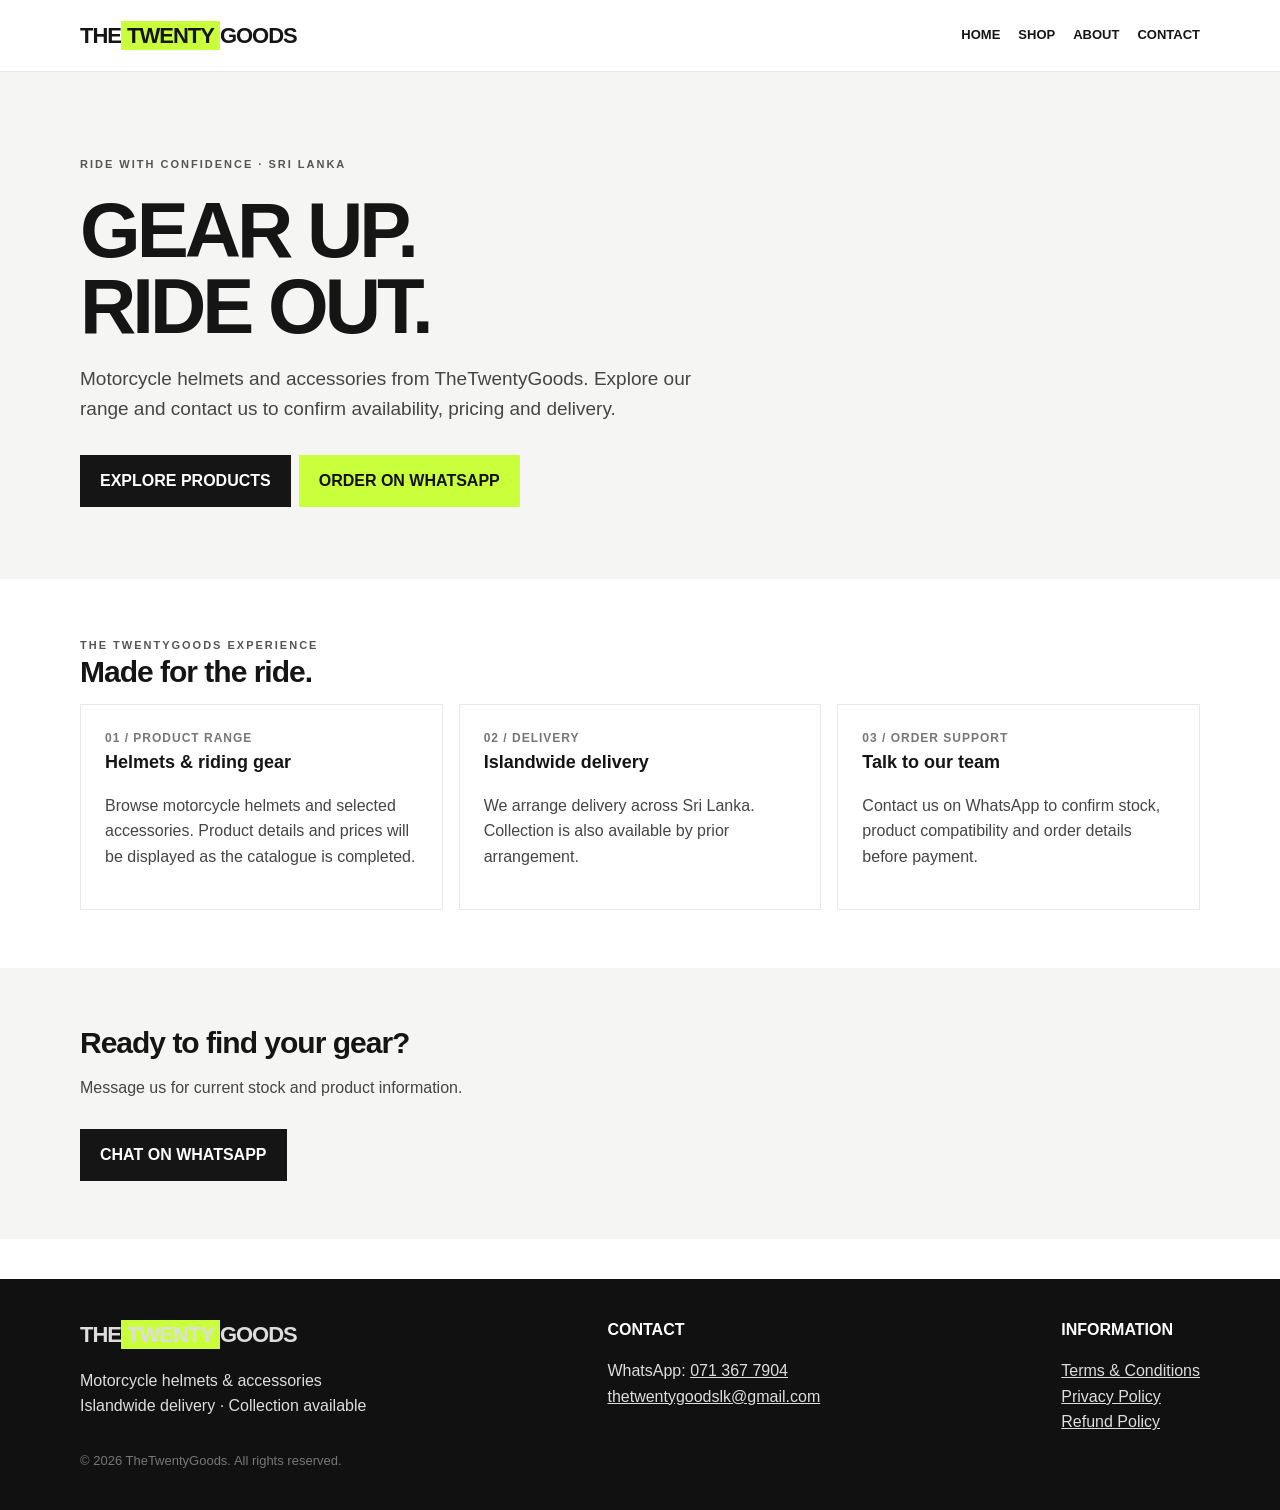
<file: index.html>
<!doctype html>
<html lang="en"><head><meta charset="utf-8"><meta name="viewport" content="width=device-width, initial-scale=1">
<title>Home | TheTwentyGoods</title><meta name="description" content="TheTwentyGoods — motorcycle helmets and accessories in Sri Lanka. Islandwide delivery and collection available.">
<link rel="stylesheet" href="styles.css"></head><body>
<header><div class="wrap nav"><a class="brand" href="index.html">THE<span>TWENTY</span>GOODS</a><nav><a href="index.html">HOME</a><a href="shop.html">SHOP</a><a href="about.html">ABOUT</a><a href="contact.html">CONTACT</a></nav></div></header>
<main><section class="hero"><div class="wrap"><div class="eyebrow">Ride with confidence · Sri Lanka</div>
<h1>GEAR UP.<br>RIDE OUT.</h1><p class="lead">Motorcycle helmets and accessories from TheTwentyGoods. Explore our range and contact us to confirm availability, pricing and delivery.</p>
<a class="btn" href="shop.html">EXPLORE PRODUCTS</a><a class="btn alt" href="https://wa.me/94713677904">ORDER ON WHATSAPP</a></div></section>
<section><div class="wrap"><div class="eyebrow">THE TWENTYGOODS EXPERIENCE</div><h2>Made for the ride.</h2><div class="grid">
<div class="tile"><div class="num">01 / PRODUCT RANGE</div><h3>Helmets & riding gear</h3><p>Browse motorcycle helmets and selected accessories. Product details and prices will be displayed as the catalogue is completed.</p></div>
<div class="tile"><div class="num">02 / DELIVERY</div><h3>Islandwide delivery</h3><p>We arrange delivery across Sri Lanka. Collection is also available by prior arrangement.</p></div>
<div class="tile"><div class="num">03 / ORDER SUPPORT</div><h3>Talk to our team</h3><p>Contact us on WhatsApp to confirm stock, product compatibility and order details before payment.</p></div></div></div></section>
<section style="background:#f5f5f3"><div class="wrap"><h2>Ready to find your gear?</h2><p>Message us for current stock and product information.</p><a class="btn" href="https://wa.me/94713677904">CHAT ON WHATSAPP</a></div></section></main>
<footer><div class="wrap foot"><div><a class="brand" href="index.html">THE<span>TWENTY</span>GOODS</a><p>Motorcycle helmets & accessories<br>Islandwide delivery · Collection available</p></div>
<div><strong>CONTACT</strong><p>WhatsApp: <a href="https://wa.me/94713677904">071 367 7904</a><br><a href="mailto:thetwentygoodslk@gmail.com">thetwentygoodslk@gmail.com</a></p></div>
<div><strong>INFORMATION</strong><p><a href="terms.html">Terms & Conditions</a><br><a href="privacy.html">Privacy Policy</a><br><a href="refund.html">Refund Policy</a></p></div></div>
<div class="wrap small">© 2026 TheTwentyGoods. All rights reserved.</div></footer></body></html>
</file>
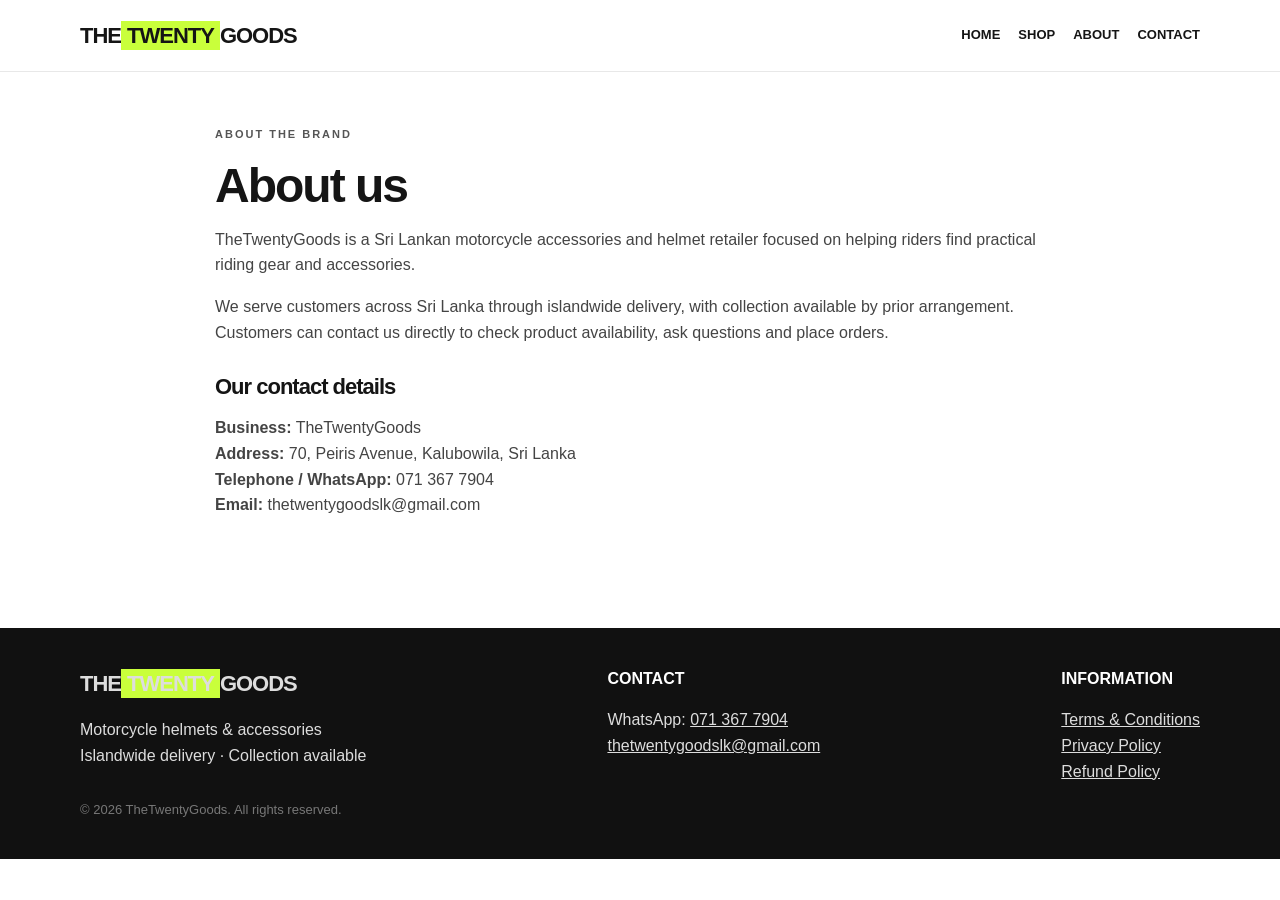
<file: about.html>
<!doctype html>
<html lang="en"><head><meta charset="utf-8"><meta name="viewport" content="width=device-width, initial-scale=1">
<title>About Us | TheTwentyGoods</title><meta name="description" content="TheTwentyGoods — motorcycle helmets and accessories in Sri Lanka. Islandwide delivery and collection available.">
<link rel="stylesheet" href="styles.css"></head><body>
<header><div class="wrap nav"><a class="brand" href="index.html">THE<span>TWENTY</span>GOODS</a><nav><a href="index.html">HOME</a><a href="shop.html">SHOP</a><a href="about.html">ABOUT</a><a href="contact.html">CONTACT</a></nav></div></header>
<main><div class="wrap page"><div class="eyebrow">ABOUT THE BRAND</div><h1>About us</h1>
<p>TheTwentyGoods is a Sri Lankan motorcycle accessories and helmet retailer focused on helping riders find practical riding gear and accessories.</p>
<p>We serve customers across Sri Lanka through islandwide delivery, with collection available by prior arrangement. Customers can contact us directly to check product availability, ask questions and place orders.</p>
<h2>Our contact details</h2><p><strong>Business:</strong> TheTwentyGoods<br><strong>Address:</strong> 70, Peiris Avenue, Kalubowila, Sri Lanka<br><strong>Telephone / WhatsApp:</strong> 071 367 7904<br><strong>Email:</strong> thetwentygoodslk@gmail.com</p></div></main>
<footer><div class="wrap foot"><div><a class="brand" href="index.html">THE<span>TWENTY</span>GOODS</a><p>Motorcycle helmets & accessories<br>Islandwide delivery · Collection available</p></div>
<div><strong>CONTACT</strong><p>WhatsApp: <a href="https://wa.me/94713677904">071 367 7904</a><br><a href="mailto:thetwentygoodslk@gmail.com">thetwentygoodslk@gmail.com</a></p></div>
<div><strong>INFORMATION</strong><p><a href="terms.html">Terms & Conditions</a><br><a href="privacy.html">Privacy Policy</a><br><a href="refund.html">Refund Policy</a></p></div></div>
<div class="wrap small">© 2026 TheTwentyGoods. All rights reserved.</div></footer></body></html>
</file>
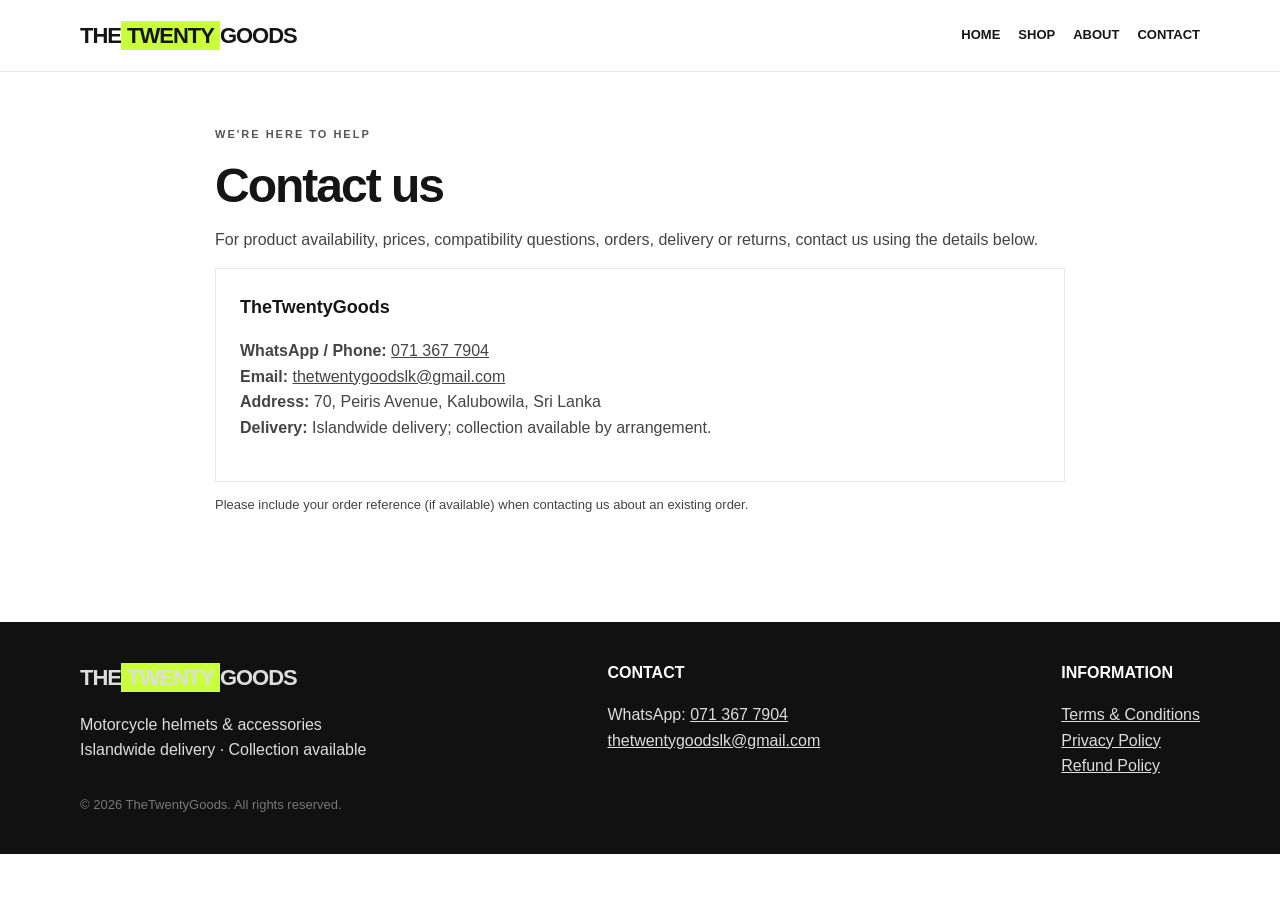
<file: contact.html>
<!doctype html>
<html lang="en"><head><meta charset="utf-8"><meta name="viewport" content="width=device-width, initial-scale=1">
<title>Contact Us | TheTwentyGoods</title><meta name="description" content="TheTwentyGoods — motorcycle helmets and accessories in Sri Lanka. Islandwide delivery and collection available.">
<link rel="stylesheet" href="styles.css"></head><body>
<header><div class="wrap nav"><a class="brand" href="index.html">THE<span>TWENTY</span>GOODS</a><nav><a href="index.html">HOME</a><a href="shop.html">SHOP</a><a href="about.html">ABOUT</a><a href="contact.html">CONTACT</a></nav></div></header>
<main><div class="wrap page"><div class="eyebrow">WE'RE HERE TO HELP</div><h1>Contact us</h1><p>For product availability, prices, compatibility questions, orders, delivery or returns, contact us using the details below.</p>
<div class="tile"><h3>TheTwentyGoods</h3><p><strong>WhatsApp / Phone:</strong> <a href="https://wa.me/94713677904">071 367 7904</a><br><strong>Email:</strong> <a href="mailto:thetwentygoodslk@gmail.com">thetwentygoodslk@gmail.com</a><br><strong>Address:</strong> 70, Peiris Avenue, Kalubowila, Sri Lanka<br><strong>Delivery:</strong> Islandwide delivery; collection available by arrangement.</p></div>
<p class="small">Please include your order reference (if available) when contacting us about an existing order.</p></div></main>
<footer><div class="wrap foot"><div><a class="brand" href="index.html">THE<span>TWENTY</span>GOODS</a><p>Motorcycle helmets & accessories<br>Islandwide delivery · Collection available</p></div>
<div><strong>CONTACT</strong><p>WhatsApp: <a href="https://wa.me/94713677904">071 367 7904</a><br><a href="mailto:thetwentygoodslk@gmail.com">thetwentygoodslk@gmail.com</a></p></div>
<div><strong>INFORMATION</strong><p><a href="terms.html">Terms & Conditions</a><br><a href="privacy.html">Privacy Policy</a><br><a href="refund.html">Refund Policy</a></p></div></div>
<div class="wrap small">© 2026 TheTwentyGoods. All rights reserved.</div></footer></body></html>
</file>
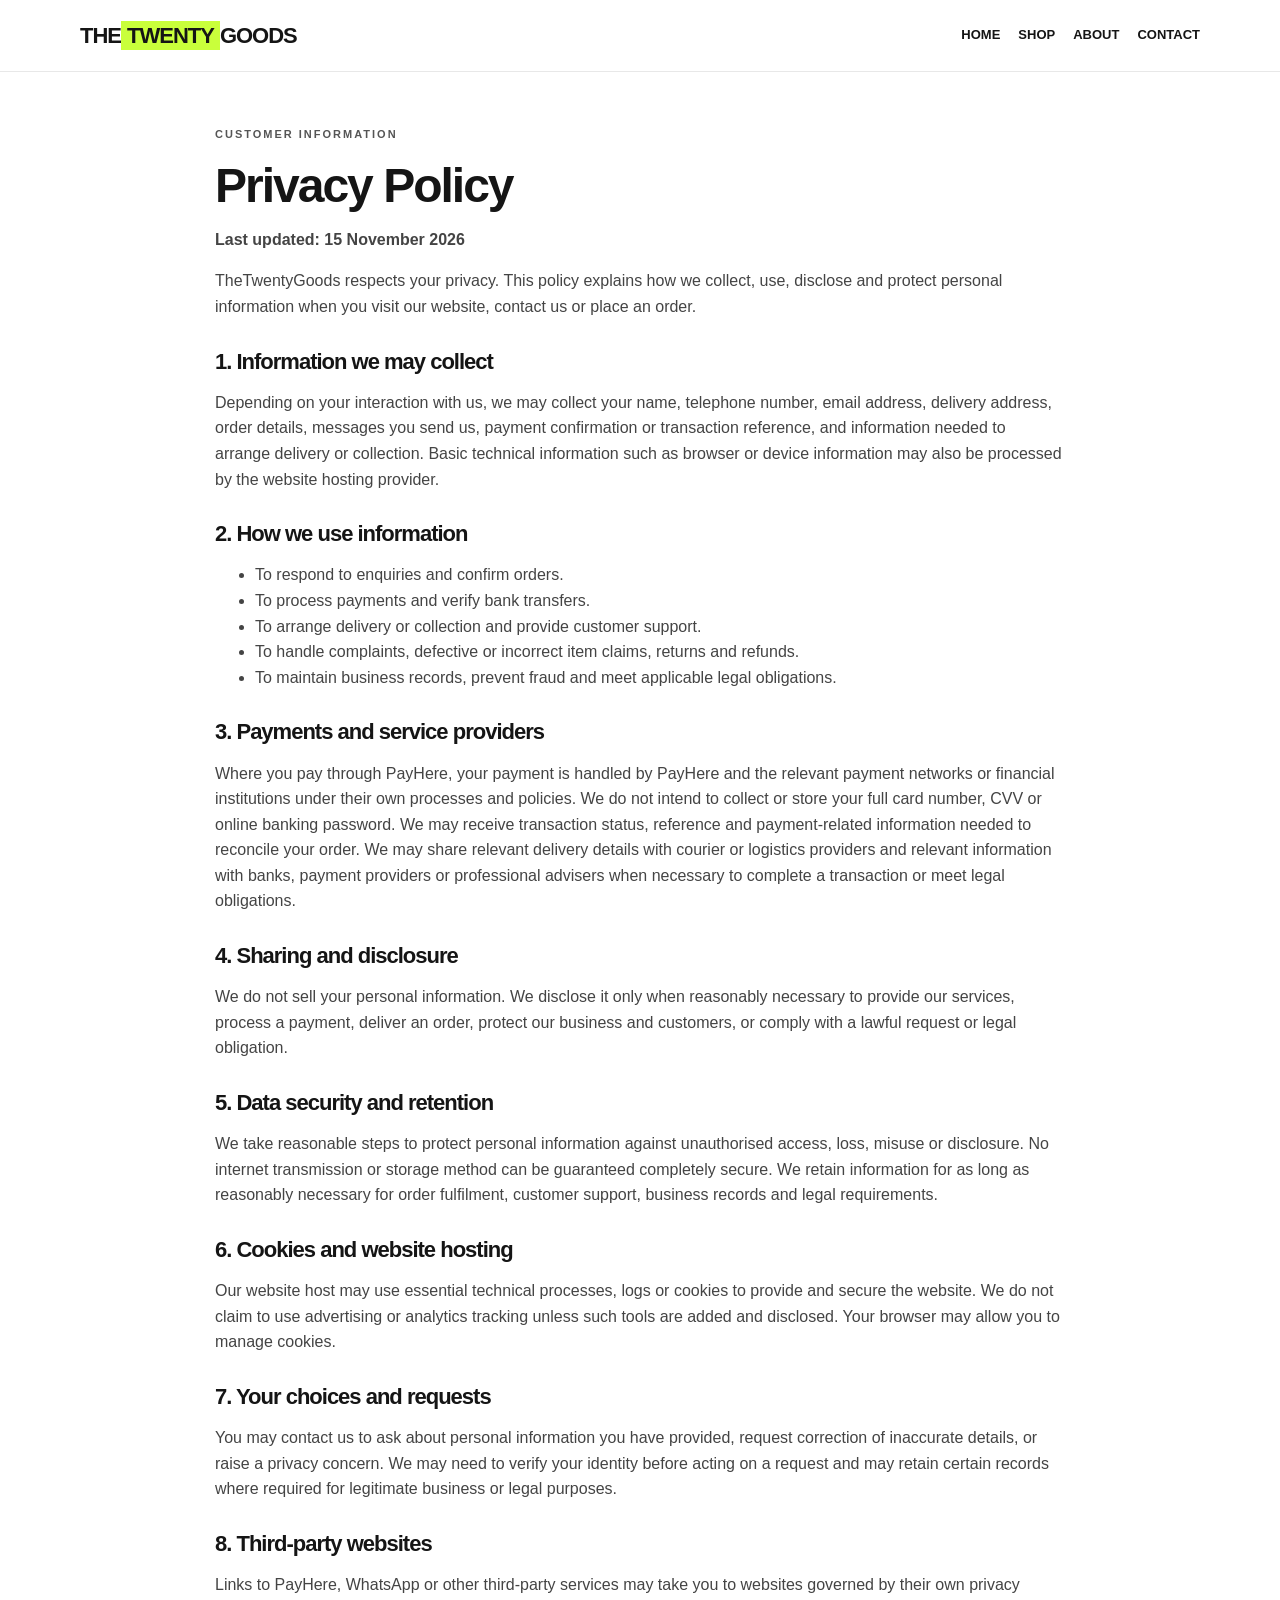
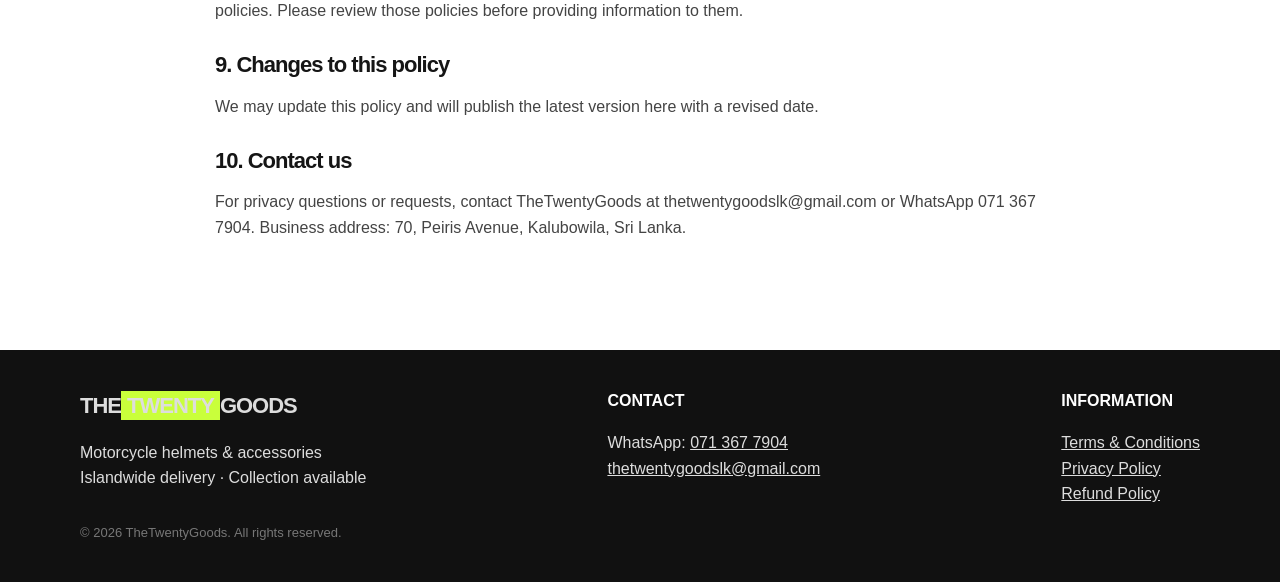
<file: privacy.html>
<!doctype html>
<html lang="en"><head><meta charset="utf-8"><meta name="viewport" content="width=device-width, initial-scale=1">
<title>Privacy Policy | TheTwentyGoods</title><meta name="description" content="TheTwentyGoods — motorcycle helmets and accessories in Sri Lanka. Islandwide delivery and collection available.">
<link rel="stylesheet" href="styles.css"></head><body>
<header><div class="wrap nav"><a class="brand" href="index.html">THE<span>TWENTY</span>GOODS</a><nav><a href="index.html">HOME</a><a href="shop.html">SHOP</a><a href="about.html">ABOUT</a><a href="contact.html">CONTACT</a></nav></div></header>
<main><div class="wrap page"><div class="eyebrow">CUSTOMER INFORMATION</div><h1>Privacy Policy</h1><p><strong>Last updated: 15 November 2026</strong></p>
<p>TheTwentyGoods respects your privacy. This policy explains how we collect, use, disclose and protect personal information when you visit our website, contact us or place an order.</p>
<h2>1. Information we may collect</h2><p>Depending on your interaction with us, we may collect your name, telephone number, email address, delivery address, order details, messages you send us, payment confirmation or transaction reference, and information needed to arrange delivery or collection. Basic technical information such as browser or device information may also be processed by the website hosting provider.</p>
<h2>2. How we use information</h2><ul><li>To respond to enquiries and confirm orders.</li><li>To process payments and verify bank transfers.</li><li>To arrange delivery or collection and provide customer support.</li><li>To handle complaints, defective or incorrect item claims, returns and refunds.</li><li>To maintain business records, prevent fraud and meet applicable legal obligations.</li></ul>
<h2>3. Payments and service providers</h2><p>Where you pay through PayHere, your payment is handled by PayHere and the relevant payment networks or financial institutions under their own processes and policies. We do not intend to collect or store your full card number, CVV or online banking password. We may receive transaction status, reference and payment-related information needed to reconcile your order. We may share relevant delivery details with courier or logistics providers and relevant information with banks, payment providers or professional advisers when necessary to complete a transaction or meet legal obligations.</p>
<h2>4. Sharing and disclosure</h2><p>We do not sell your personal information. We disclose it only when reasonably necessary to provide our services, process a payment, deliver an order, protect our business and customers, or comply with a lawful request or legal obligation.</p>
<h2>5. Data security and retention</h2><p>We take reasonable steps to protect personal information against unauthorised access, loss, misuse or disclosure. No internet transmission or storage method can be guaranteed completely secure. We retain information for as long as reasonably necessary for order fulfilment, customer support, business records and legal requirements.</p>
<h2>6. Cookies and website hosting</h2><p>Our website host may use essential technical processes, logs or cookies to provide and secure the website. We do not claim to use advertising or analytics tracking unless such tools are added and disclosed. Your browser may allow you to manage cookies.</p>
<h2>7. Your choices and requests</h2><p>You may contact us to ask about personal information you have provided, request correction of inaccurate details, or raise a privacy concern. We may need to verify your identity before acting on a request and may retain certain records where required for legitimate business or legal purposes.</p>
<h2>8. Third-party websites</h2><p>Links to PayHere, WhatsApp or other third-party services may take you to websites governed by their own privacy policies. Please review those policies before providing information to them.</p>
<h2>9. Changes to this policy</h2><p>We may update this policy and will publish the latest version here with a revised date.</p>
<h2>10. Contact us</h2><p>For privacy questions or requests, contact TheTwentyGoods at thetwentygoodslk@gmail.com or WhatsApp 071 367 7904. Business address: 70, Peiris Avenue, Kalubowila, Sri Lanka.</p></div></main>
<footer><div class="wrap foot"><div><a class="brand" href="index.html">THE<span>TWENTY</span>GOODS</a><p>Motorcycle helmets & accessories<br>Islandwide delivery · Collection available</p></div>
<div><strong>CONTACT</strong><p>WhatsApp: <a href="https://wa.me/94713677904">071 367 7904</a><br><a href="mailto:thetwentygoodslk@gmail.com">thetwentygoodslk@gmail.com</a></p></div>
<div><strong>INFORMATION</strong><p><a href="terms.html">Terms & Conditions</a><br><a href="privacy.html">Privacy Policy</a><br><a href="refund.html">Refund Policy</a></p></div></div>
<div class="wrap small">© 2026 TheTwentyGoods. All rights reserved.</div></footer></body></html>
</file>
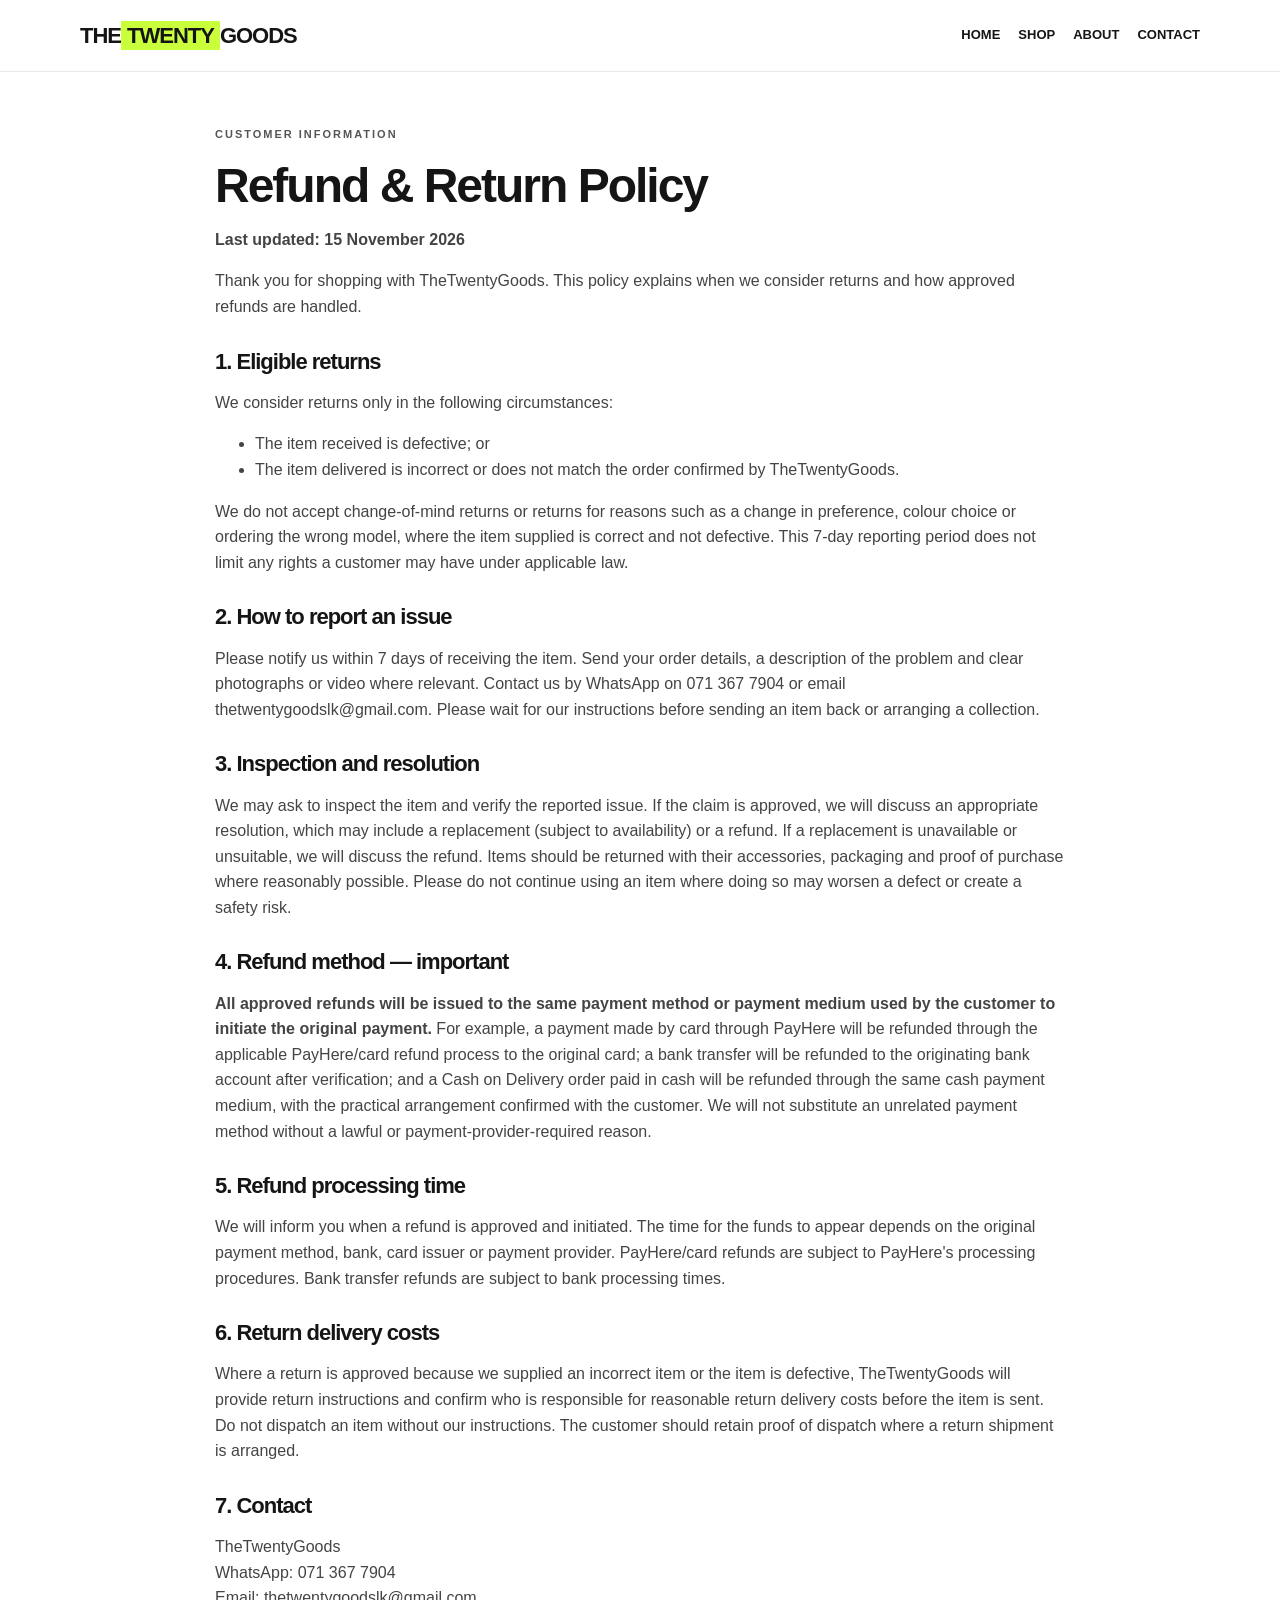
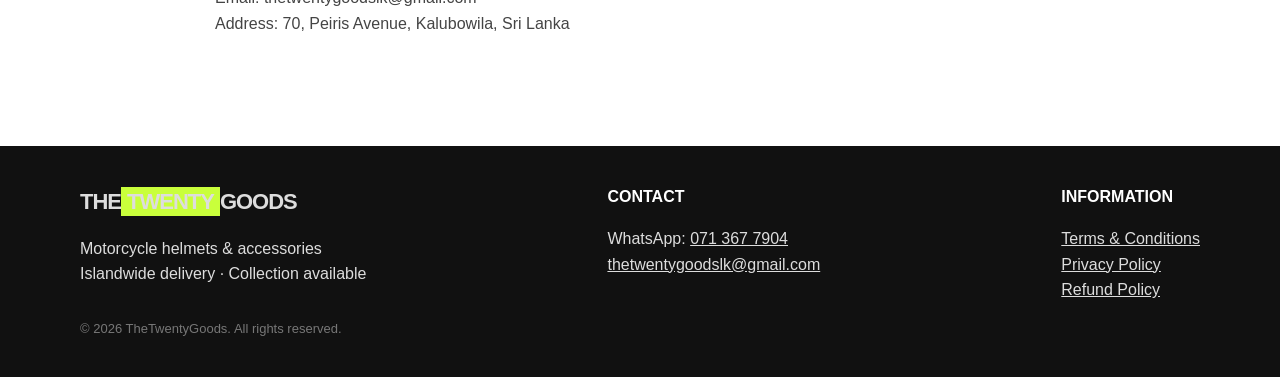
<file: refund.html>
<!doctype html>
<html lang="en"><head><meta charset="utf-8"><meta name="viewport" content="width=device-width, initial-scale=1">
<title>Refund Policy | TheTwentyGoods</title><meta name="description" content="TheTwentyGoods — motorcycle helmets and accessories in Sri Lanka. Islandwide delivery and collection available.">
<link rel="stylesheet" href="styles.css"></head><body>
<header><div class="wrap nav"><a class="brand" href="index.html">THE<span>TWENTY</span>GOODS</a><nav><a href="index.html">HOME</a><a href="shop.html">SHOP</a><a href="about.html">ABOUT</a><a href="contact.html">CONTACT</a></nav></div></header>
<main><div class="wrap page"><div class="eyebrow">CUSTOMER INFORMATION</div><h1>Refund & Return Policy</h1><p><strong>Last updated: 15 November 2026</strong></p>
<p>Thank you for shopping with TheTwentyGoods. This policy explains when we consider returns and how approved refunds are handled.</p>
<h2>1. Eligible returns</h2><p>We consider returns only in the following circumstances:</p><ul><li>The item received is defective; or</li><li>The item delivered is incorrect or does not match the order confirmed by TheTwentyGoods.</li></ul><p>We do not accept change-of-mind returns or returns for reasons such as a change in preference, colour choice or ordering the wrong model, where the item supplied is correct and not defective. This 7-day reporting period does not limit any rights a customer may have under applicable law.</p>
<h2>2. How to report an issue</h2><p>Please notify us within 7 days of receiving the item. Send your order details, a description of the problem and clear photographs or video where relevant. Contact us by WhatsApp on 071 367 7904 or email thetwentygoodslk@gmail.com. Please wait for our instructions before sending an item back or arranging a collection.</p>
<h2>3. Inspection and resolution</h2><p>We may ask to inspect the item and verify the reported issue. If the claim is approved, we will discuss an appropriate resolution, which may include a replacement (subject to availability) or a refund. If a replacement is unavailable or unsuitable, we will discuss the refund. Items should be returned with their accessories, packaging and proof of purchase where reasonably possible. Please do not continue using an item where doing so may worsen a defect or create a safety risk.</p>
<h2>4. Refund method — important</h2><p><strong>All approved refunds will be issued to the same payment method or payment medium used by the customer to initiate the original payment.</strong> For example, a payment made by card through PayHere will be refunded through the applicable PayHere/card refund process to the original card; a bank transfer will be refunded to the originating bank account after verification; and a Cash on Delivery order paid in cash will be refunded through the same cash payment medium, with the practical arrangement confirmed with the customer. We will not substitute an unrelated payment method without a lawful or payment-provider-required reason.</p>
<h2>5. Refund processing time</h2><p>We will inform you when a refund is approved and initiated. The time for the funds to appear depends on the original payment method, bank, card issuer or payment provider. PayHere/card refunds are subject to PayHere's processing procedures. Bank transfer refunds are subject to bank processing times.</p>
<h2>6. Return delivery costs</h2><p>Where a return is approved because we supplied an incorrect item or the item is defective, TheTwentyGoods will provide return instructions and confirm who is responsible for reasonable return delivery costs before the item is sent. Do not dispatch an item without our instructions. The customer should retain proof of dispatch where a return shipment is arranged.</p>
<h2>7. Contact</h2><p>TheTwentyGoods<br>WhatsApp: 071 367 7904<br>Email: thetwentygoodslk@gmail.com<br>Address: 70, Peiris Avenue, Kalubowila, Sri Lanka</p></div></main>
<footer><div class="wrap foot"><div><a class="brand" href="index.html">THE<span>TWENTY</span>GOODS</a><p>Motorcycle helmets & accessories<br>Islandwide delivery · Collection available</p></div>
<div><strong>CONTACT</strong><p>WhatsApp: <a href="https://wa.me/94713677904">071 367 7904</a><br><a href="mailto:thetwentygoodslk@gmail.com">thetwentygoodslk@gmail.com</a></p></div>
<div><strong>INFORMATION</strong><p><a href="terms.html">Terms & Conditions</a><br><a href="privacy.html">Privacy Policy</a><br><a href="refund.html">Refund Policy</a></p></div></div>
<div class="wrap small">© 2026 TheTwentyGoods. All rights reserved.</div></footer></body></html>
</file>
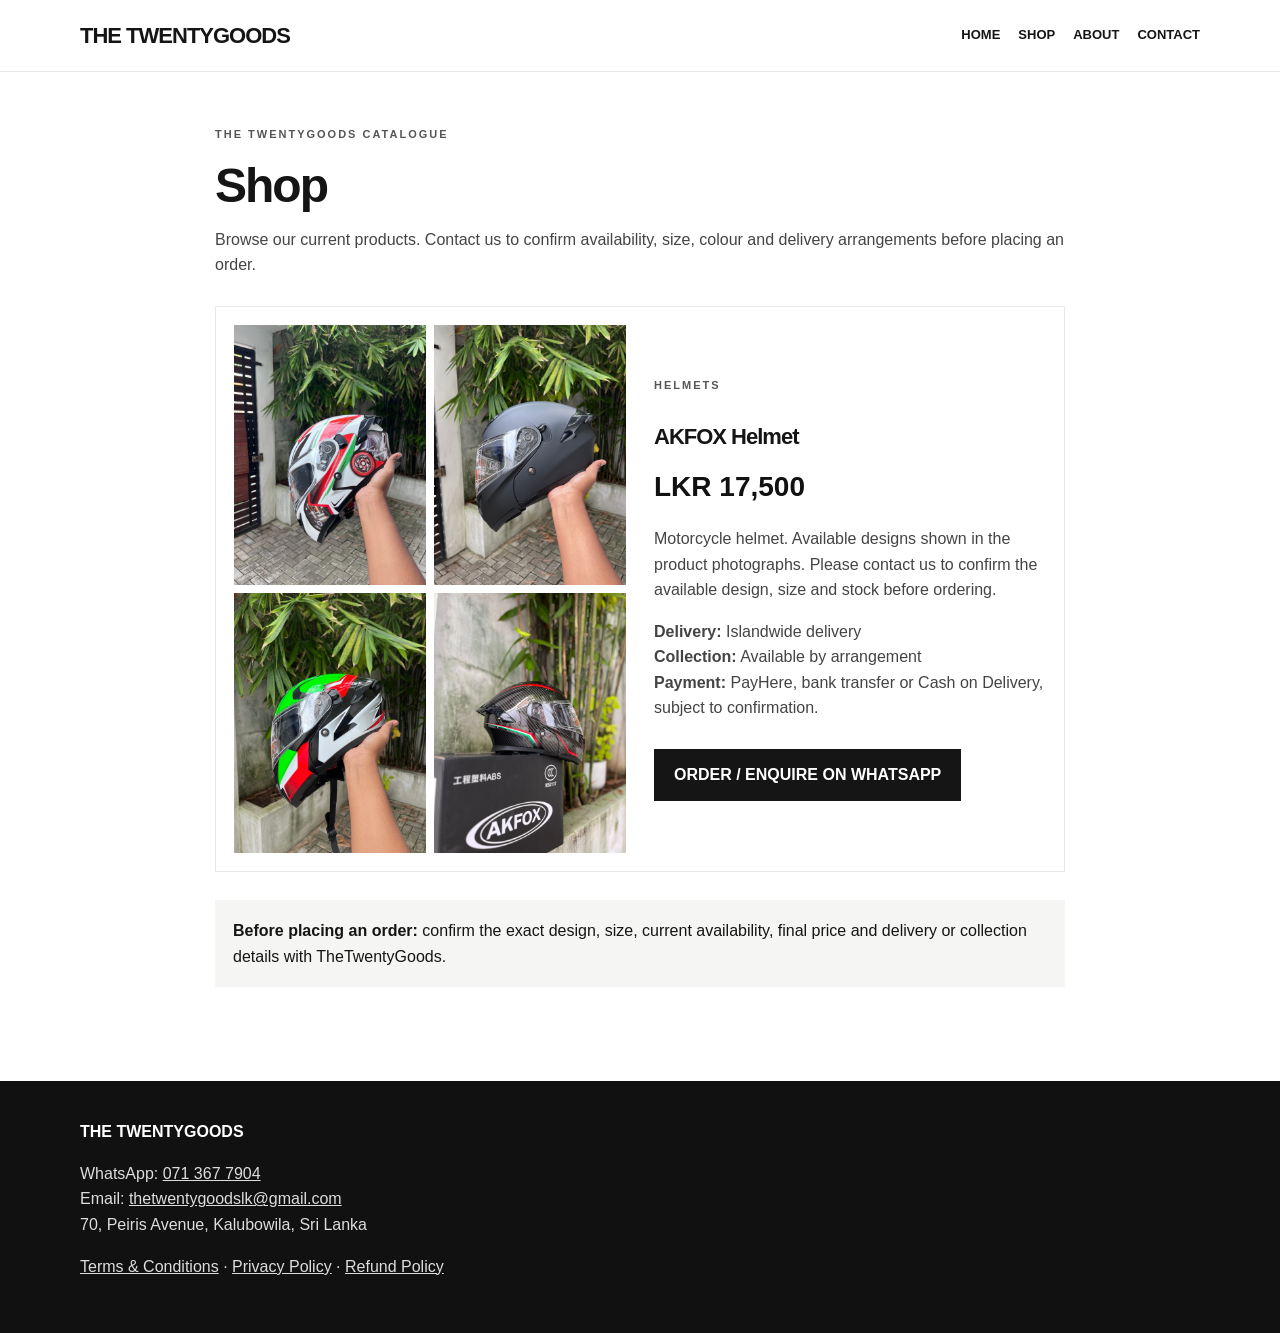
<file: shop.html>
<!doctype html><html lang="en"><head><meta charset="utf-8"><meta name="viewport" content="width=device-width, initial-scale=1"><title>Shop | TheTwentyGoods</title><link rel="stylesheet" href="styles.css"></head><body><header><div class="wrap nav"><a class="brand" href="index.html">THE TWENTYGOODS</a><nav><a href="index.html">HOME</a><a href="shop.html">SHOP</a><a href="about.html">ABOUT</a><a href="contact.html">CONTACT</a></nav></div></header><main><div class="wrap page">
<div class="eyebrow">THE TWENTYGOODS CATALOGUE</div>
<h1>Shop</h1>
<p>Browse our current products. Contact us to confirm availability, size, colour and delivery arrangements before placing an order.</p>
<article class="product" style="display:grid;grid-template-columns:repeat(auto-fit,minmax(240px,1fr));gap:28px;border:1px solid #e8e8e8;padding:18px;margin:28px 0">
<div>
<div style="display:grid;grid-template-columns:1fr 1fr;gap:8px">
<img src="assets/akfox-helmet-1.jpeg" alt="AKFOX helmet, white red and green graphic finish" style="width:100%;height:260px;object-fit:cover">
<img src="assets/akfox-helmet-2.jpeg" alt="AKFOX helmet, matte black finish" style="width:100%;height:260px;object-fit:cover">
<img src="assets/akfox-helmet-3.jpeg" alt="AKFOX helmet, green red and white graphic finish" style="width:100%;height:260px;object-fit:cover">
<img src="assets/akfox-helmet-4.jpeg" alt="AKFOX helmet, carbon-style graphic finish" style="width:100%;height:260px;object-fit:cover">
</div></div>
<div style="align-self:center">
<div class="eyebrow">HELMETS</div><h2>AKFOX Helmet</h2>
<p style="font-size:28px;font-weight:900;color:#111;margin:8px 0">LKR 17,500</p>
<p>Motorcycle helmet. Available designs shown in the product photographs. Please contact us to confirm the available design, size and stock before ordering.</p>
<p><strong>Delivery:</strong> Islandwide delivery<br><strong>Collection:</strong> Available by arrangement<br><strong>Payment:</strong> PayHere, bank transfer or Cash on Delivery, subject to confirmation.</p>
<a class="btn" href="https://wa.me/94713677904?text=Hi%20TheTwentyGoods%2C%20I%27m%20interested%20in%20the%20AKFOX%20Helmet%20priced%20at%20LKR%2017%2C500.">ORDER / ENQUIRE ON WHATSAPP</a>
</div></article>
<div style="background:#f5f5f3;padding:18px"><strong>Before placing an order:</strong> confirm the exact design, size, current availability, final price and delivery or collection details with TheTwentyGoods.</div>
</div></main><footer><div class="wrap"><strong>THE TWENTYGOODS</strong><p>WhatsApp: <a href="https://wa.me/94713677904">071 367 7904</a><br>Email: <a href="mailto:thetwentygoodslk@gmail.com">thetwentygoodslk@gmail.com</a><br>70, Peiris Avenue, Kalubowila, Sri Lanka</p><p><a href="terms.html">Terms & Conditions</a> · <a href="privacy.html">Privacy Policy</a> · <a href="refund.html">Refund Policy</a></p></div></footer></body></html>
</file>
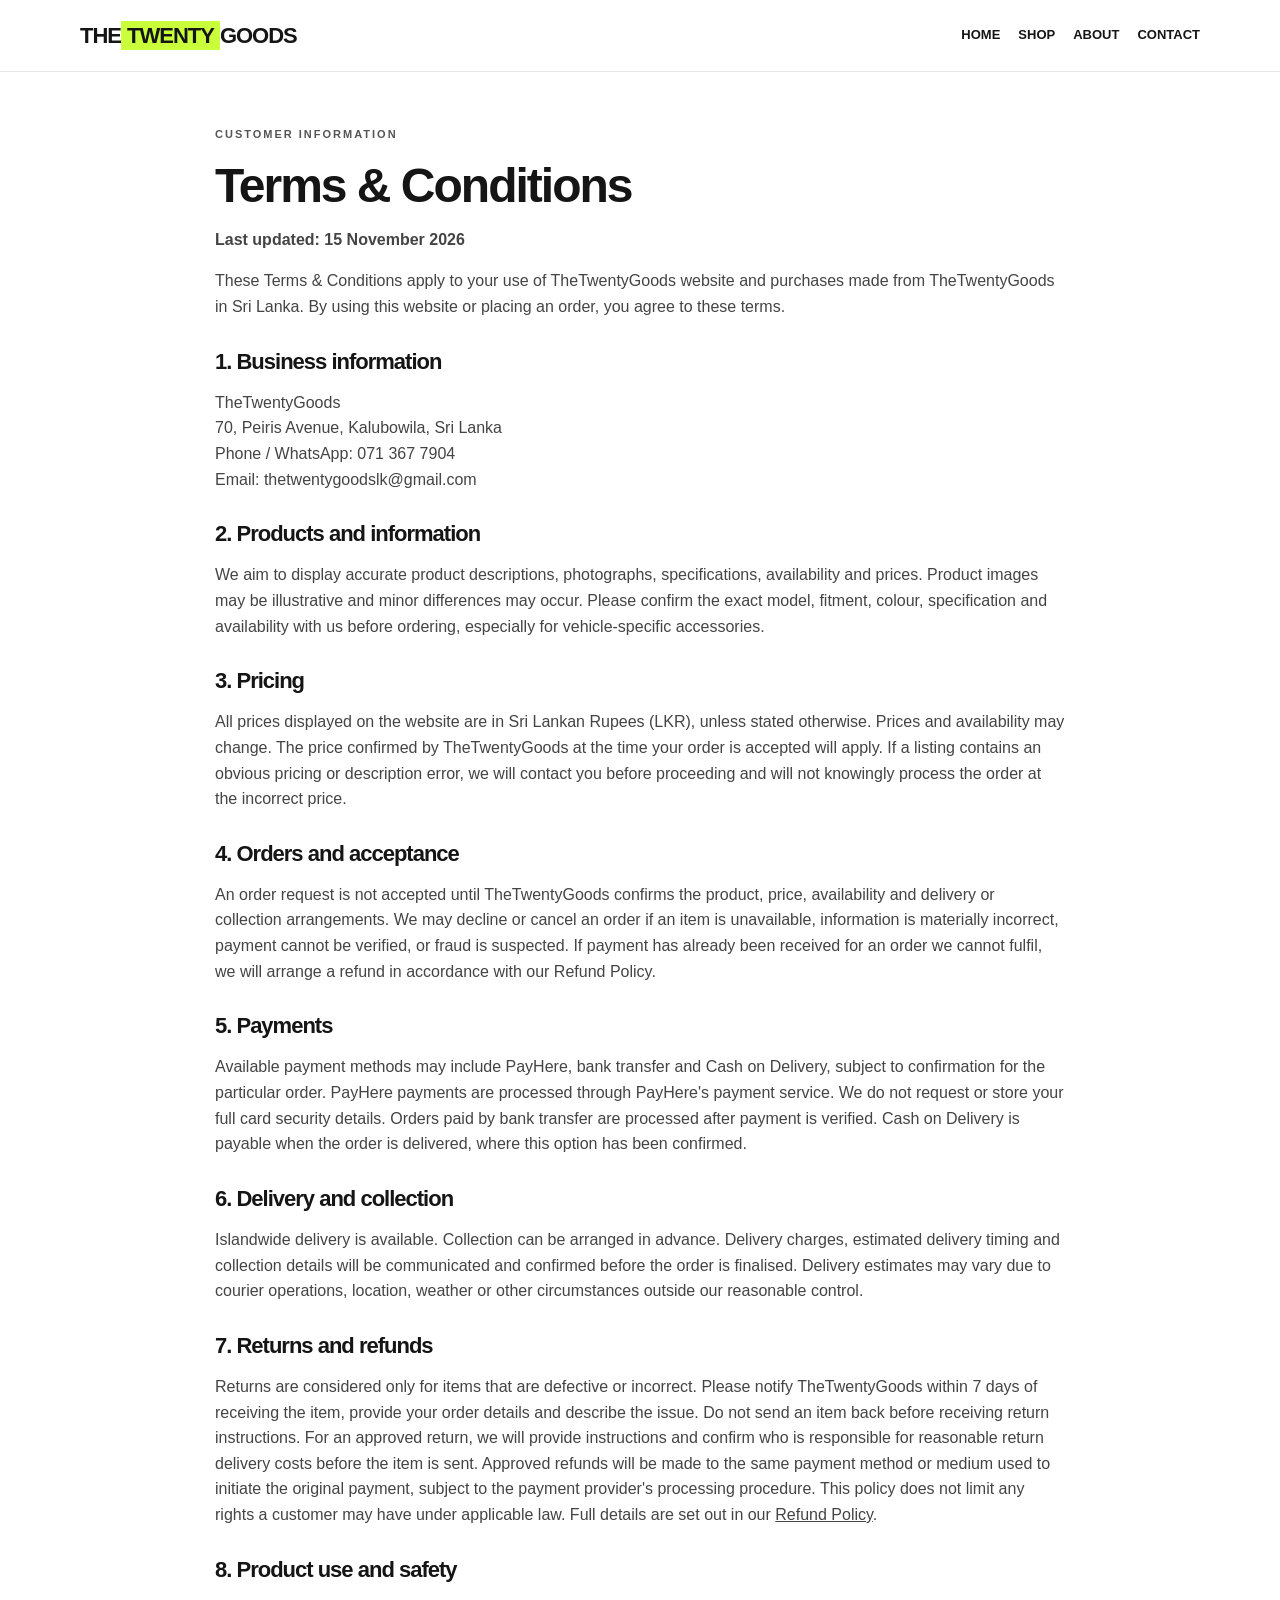
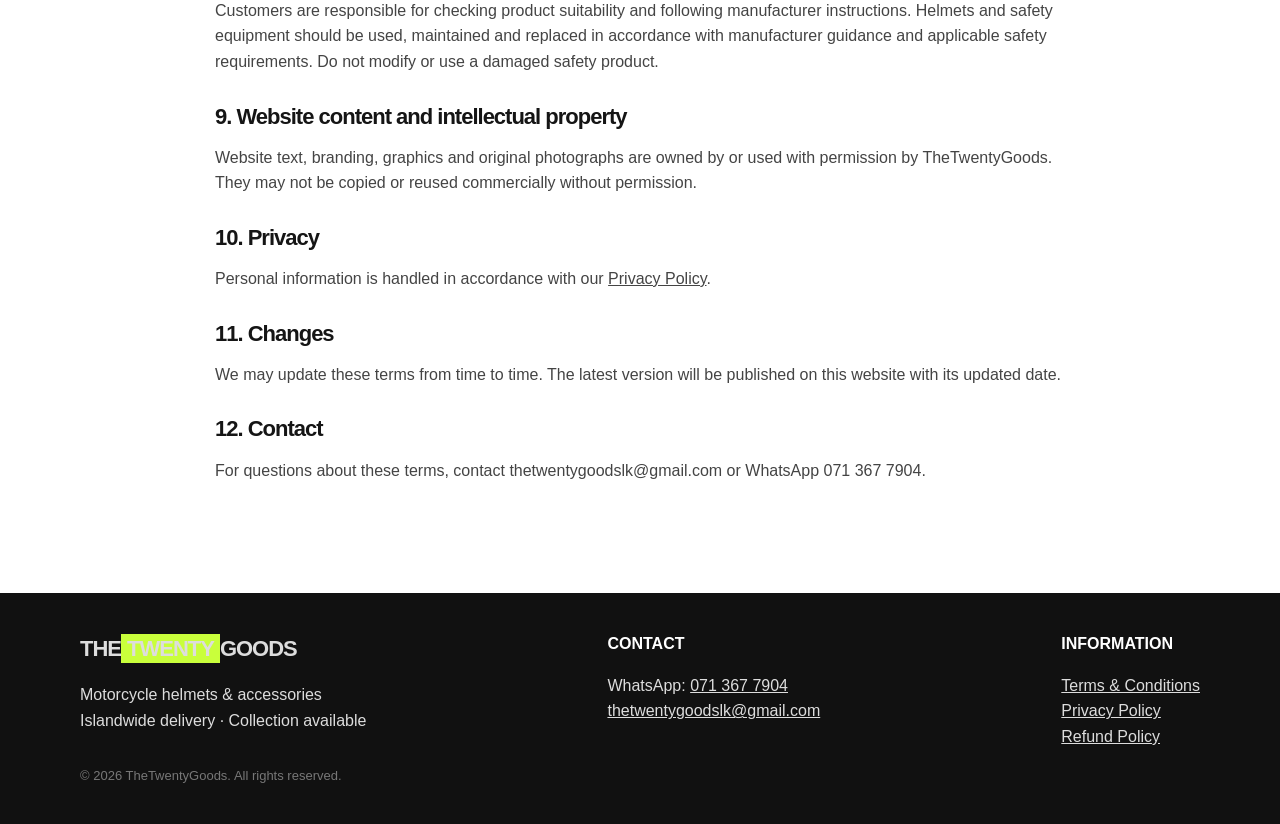
<file: terms.html>
<!doctype html>
<html lang="en"><head><meta charset="utf-8"><meta name="viewport" content="width=device-width, initial-scale=1">
<title>Terms & Conditions | TheTwentyGoods</title><meta name="description" content="TheTwentyGoods — motorcycle helmets and accessories in Sri Lanka. Islandwide delivery and collection available.">
<link rel="stylesheet" href="styles.css"></head><body>
<header><div class="wrap nav"><a class="brand" href="index.html">THE<span>TWENTY</span>GOODS</a><nav><a href="index.html">HOME</a><a href="shop.html">SHOP</a><a href="about.html">ABOUT</a><a href="contact.html">CONTACT</a></nav></div></header>
<main><div class="wrap page"><div class="eyebrow">CUSTOMER INFORMATION</div><h1>Terms & Conditions</h1><p><strong>Last updated: 15 November 2026</strong></p>
<p>These Terms & Conditions apply to your use of TheTwentyGoods website and purchases made from TheTwentyGoods in Sri Lanka. By using this website or placing an order, you agree to these terms.</p>
<h2>1. Business information</h2><p>TheTwentyGoods<br>70, Peiris Avenue, Kalubowila, Sri Lanka<br>Phone / WhatsApp: 071 367 7904<br>Email: thetwentygoodslk@gmail.com</p>
<h2>2. Products and information</h2><p>We aim to display accurate product descriptions, photographs, specifications, availability and prices. Product images may be illustrative and minor differences may occur. Please confirm the exact model, fitment, colour, specification and availability with us before ordering, especially for vehicle-specific accessories.</p>
<h2>3. Pricing</h2><p>All prices displayed on the website are in Sri Lankan Rupees (LKR), unless stated otherwise. Prices and availability may change. The price confirmed by TheTwentyGoods at the time your order is accepted will apply. If a listing contains an obvious pricing or description error, we will contact you before proceeding and will not knowingly process the order at the incorrect price.</p>
<h2>4. Orders and acceptance</h2><p>An order request is not accepted until TheTwentyGoods confirms the product, price, availability and delivery or collection arrangements. We may decline or cancel an order if an item is unavailable, information is materially incorrect, payment cannot be verified, or fraud is suspected. If payment has already been received for an order we cannot fulfil, we will arrange a refund in accordance with our Refund Policy.</p>
<h2>5. Payments</h2><p>Available payment methods may include PayHere, bank transfer and Cash on Delivery, subject to confirmation for the particular order. PayHere payments are processed through PayHere's payment service. We do not request or store your full card security details. Orders paid by bank transfer are processed after payment is verified. Cash on Delivery is payable when the order is delivered, where this option has been confirmed.</p>
<h2>6. Delivery and collection</h2><p>Islandwide delivery is available. Collection can be arranged in advance. Delivery charges, estimated delivery timing and collection details will be communicated and confirmed before the order is finalised. Delivery estimates may vary due to courier operations, location, weather or other circumstances outside our reasonable control.</p>
<h2>7. Returns and refunds</h2><p>Returns are considered only for items that are defective or incorrect. Please notify TheTwentyGoods within 7 days of receiving the item, provide your order details and describe the issue. Do not send an item back before receiving return instructions. For an approved return, we will provide instructions and confirm who is responsible for reasonable return delivery costs before the item is sent. Approved refunds will be made to the same payment method or medium used to initiate the original payment, subject to the payment provider's processing procedure. This policy does not limit any rights a customer may have under applicable law. Full details are set out in our <a href="refund.html">Refund Policy</a>.</p>
<h2>8. Product use and safety</h2><p>Customers are responsible for checking product suitability and following manufacturer instructions. Helmets and safety equipment should be used, maintained and replaced in accordance with manufacturer guidance and applicable safety requirements. Do not modify or use a damaged safety product.</p>
<h2>9. Website content and intellectual property</h2><p>Website text, branding, graphics and original photographs are owned by or used with permission by TheTwentyGoods. They may not be copied or reused commercially without permission.</p>
<h2>10. Privacy</h2><p>Personal information is handled in accordance with our <a href="privacy.html">Privacy Policy</a>.</p>
<h2>11. Changes</h2><p>We may update these terms from time to time. The latest version will be published on this website with its updated date.</p>
<h2>12. Contact</h2><p>For questions about these terms, contact thetwentygoodslk@gmail.com or WhatsApp 071 367 7904.</p></div></main>
<footer><div class="wrap foot"><div><a class="brand" href="index.html">THE<span>TWENTY</span>GOODS</a><p>Motorcycle helmets & accessories<br>Islandwide delivery · Collection available</p></div>
<div><strong>CONTACT</strong><p>WhatsApp: <a href="https://wa.me/94713677904">071 367 7904</a><br><a href="mailto:thetwentygoodslk@gmail.com">thetwentygoodslk@gmail.com</a></p></div>
<div><strong>INFORMATION</strong><p><a href="terms.html">Terms & Conditions</a><br><a href="privacy.html">Privacy Policy</a><br><a href="refund.html">Refund Policy</a></p></div></div>
<div class="wrap small">© 2026 TheTwentyGoods. All rights reserved.</div></footer></body></html>
</file>
<file: styles.css>
:root{--ink:#151515;--muted:#666;--line:#e8e8e8;--paper:#fff;--soft:#f5f5f3;--accent:#c9ff3b}
*{box-sizing:border-box}body{margin:0;background:var(--paper);color:var(--ink);font:16px/1.6 Arial,Helvetica,sans-serif}
a{color:inherit} .wrap{width:min(1120px,92%);margin:auto}
header{border-bottom:1px solid var(--line);position:sticky;top:0;background:#fff;z-index:5}
.nav{display:flex;align-items:center;justify-content:space-between;gap:20px;padding:18px 0}
.brand{font-weight:900;letter-spacing:-1px;text-decoration:none;font-size:22px}.brand span{background:var(--accent);padding:2px 6px}
nav{display:flex;gap:18px;flex-wrap:wrap}nav a{text-decoration:none;font-size:13px;font-weight:700}
.hero{padding:84px 0 72px;background:var(--soft)}
.eyebrow{text-transform:uppercase;letter-spacing:2px;font-size:11px;font-weight:800;color:#555}
h1{font-size:clamp(42px,7vw,78px);line-height:.98;letter-spacing:-4px;max-width:800px;margin:18px 0}
h2{font-size:30px;letter-spacing:-1px;line-height:1.1;margin:0 0 16px}
h3{margin:0 0 8px;font-size:18px}
p{color:#454545}.lead{font-size:19px;max-width:650px}
.btn{display:inline-block;background:var(--ink);color:#fff;padding:13px 20px;text-decoration:none;font-weight:800;margin:12px 8px 0 0}
.btn.alt{background:var(--accent);color:#111}
section{padding:58px 0}.grid{display:grid;grid-template-columns:repeat(3,1fr);gap:16px}
.tile{border:1px solid var(--line);padding:24px;min-height:160px;background:#fff}
.tile .num{font-size:12px;color:#777;font-weight:800;letter-spacing:1px}
.notice{background:#f4f4f4;padding:18px;border-left:4px solid var(--accent);margin:22px 0}
.page{padding:54px 0;max-width:850px}.page h1{font-size:48px;letter-spacing:-2px}.page h2{font-size:22px;margin-top:30px}.page p,.page li{color:#444}
footer{background:#111;color:#fff;padding:38px 0;margin-top:40px}footer p,footer a{color:#ddd}footer .foot{display:flex;justify-content:space-between;gap:24px;flex-wrap:wrap}
.small{font-size:13px;color:#777}.product-placeholder{border:1px dashed #aaa;padding:30px;text-align:center;background:#fafafa}
@media(max-width:700px){.nav{align-items:flex-start;flex-direction:column}nav{gap:12px}.grid{grid-template-columns:1fr}h1{letter-spacing:-2px}.hero{padding:58px 0}}
</file>
